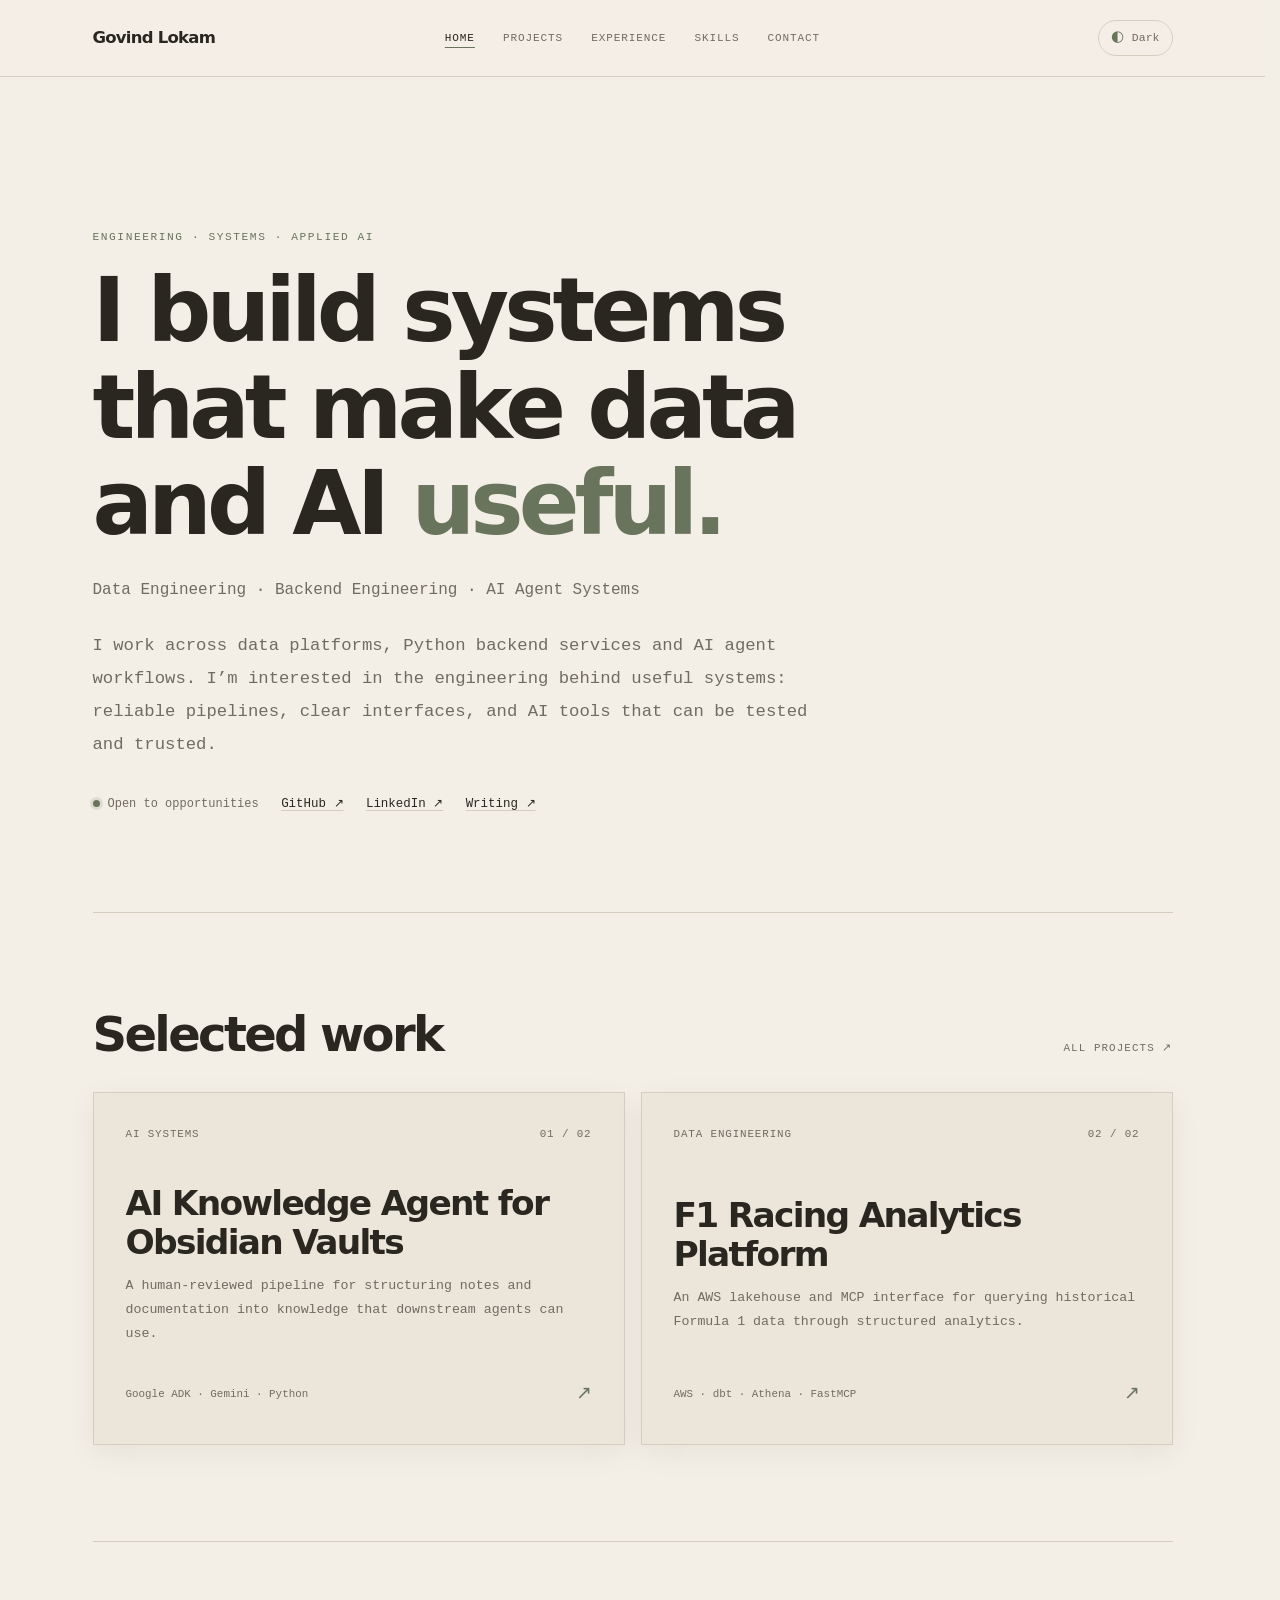
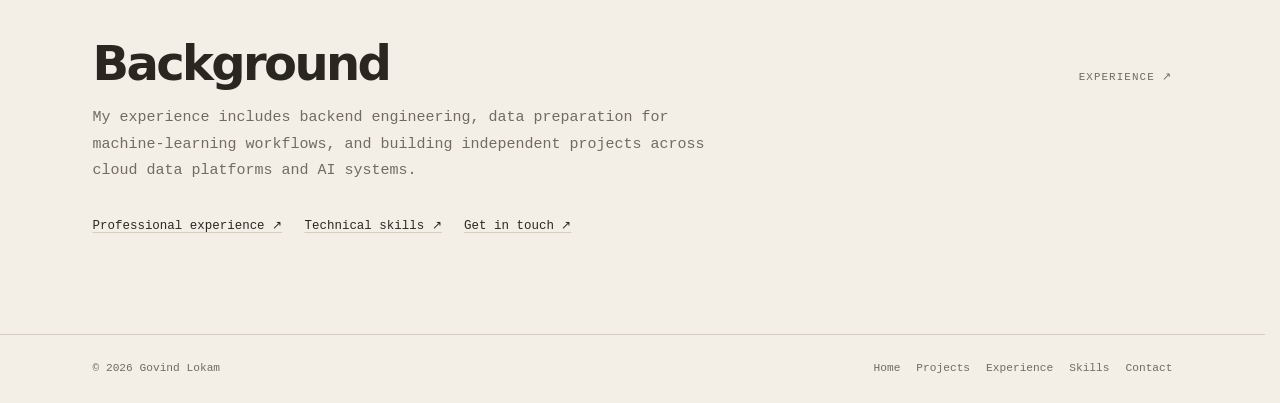
<file: index.html>
<!DOCTYPE html>
<html lang="en" data-theme="dark">
<head>
  <meta charset="UTF-8" />
  <meta name="viewport" content="width=device-width, initial-scale=1.0" />
  <meta name="description" content="Govind Lokam — Data engineering, backend systems and AI agent systems." />
  <meta name="theme-color" content="#1d1b19" />
  <title>Govind Lokam — Engineering Portfolio</title>
  <link rel="stylesheet" href="style.css" />
  <script>
    (function () {
      try {
        var saved = localStorage.getItem('govind_portfolio_theme');
        var systemDark = window.matchMedia && window.matchMedia('(prefers-color-scheme: dark)').matches;
        document.documentElement.setAttribute('data-theme', saved === 'light' || saved === 'dark' ? saved : (systemDark ? 'dark' : 'light'));
      } catch (error) { document.documentElement.setAttribute('data-theme', 'dark'); }
    }());
  </script>
  <script src="script.js" defer></script>
</head>
<body>
<a class="skip-link" href="#main-content">Skip to content</a>
<header class="site-header">
  <div class="container header-inner">
    <a href="index.html" class="brand-name">Govind Lokam</a>
    <nav aria-label="Primary navigation">
      <ul class="nav-links">
        <li><a href="index.html" aria-current="page">Home</a></li>
        <li><a href="projects.html">Projects</a></li>
        <li><a href="experience.html">Experience</a></li>
        <li><a href="skills.html">Skills</a></li>
        <li><a href="contact.html">Contact</a></li>
      </ul>
    </nav>
    <div class="nav-right">
      <button id="theme-toggle" class="theme-btn" type="button" aria-label="Use light theme" aria-pressed="true">
        <span class="toggle-icon" aria-hidden="true">☼</span><span class="toggle-text">Light</span>
      </button>
    </div>
  </div>
</header>

<main id="main-content">
  <div class="container">
    <section class="page-hero" aria-labelledby="intro-title">
      <p class="eyebrow">Engineering · Systems · Applied AI</p>
      <h1 id="intro-title">I build systems that make data and AI <span>useful.</span></h1>
      <p class="hero-role">Data Engineering · Backend Engineering · AI Agent Systems</p>
      <p class="hero-summary">
        I work across data platforms, Python backend services and AI agent workflows. I’m interested in the engineering behind useful systems: reliable pipelines, clear interfaces, and AI tools that can be tested and trusted.
      </p>
      <div class="hero-links" aria-label="Social and contact links">
        <span class="avail-text"><span class="avail-dot" aria-hidden="true"></span>Open to opportunities</span>
        <a href="https://github.com/GovIndLok" target="_blank" rel="noopener noreferrer">GitHub ↗</a>
        <a href="https://www.linkedin.com/in/govind-lokam/" target="_blank" rel="noopener noreferrer">LinkedIn ↗</a>
        <a href="https://govindlokam.substack.com/" target="_blank" rel="noopener noreferrer">Writing ↗</a>
      </div>
    </section>

    <section class="section" aria-labelledby="work-title">
      <div class="section-heading">
        <h2 id="work-title">Selected work</h2>
        <a href="projects.html">All projects ↗</a>
      </div>
      <div class="featured-grid">
        <a class="featured-card" href="projects.html#knowledge-agent">
          <div class="card-meta"><span>AI systems</span><span>01 / 02</span></div>
          <div>
            <h3 class="card-title">AI Knowledge Agent for Obsidian Vaults</h3>
            <p class="card-copy">A human-reviewed pipeline for structuring notes and documentation into knowledge that downstream agents can use.</p>
          </div>
          <div class="card-bottom"><span>Google ADK · Gemini · Python</span><span class="card-arrow" aria-hidden="true">↗</span></div>
        </a>
        <a class="featured-card" href="projects.html#f1-platform">
          <div class="card-meta"><span>Data engineering</span><span>02 / 02</span></div>
          <div>
            <h3 class="card-title">F1 Racing Analytics Platform</h3>
            <p class="card-copy">An AWS lakehouse and MCP interface for querying historical Formula 1 data through structured analytics.</p>
          </div>
          <div class="card-bottom"><span>AWS · dbt · Athena · FastMCP</span><span class="card-arrow" aria-hidden="true">↗</span></div>
        </a>
      </div>
    </section>

    <section class="section" aria-labelledby="background-title">
      <div class="section-heading">
        <h2 id="background-title">Background</h2>
        <a href="experience.html">Experience ↗</a>
      </div>
      <p class="section-intro">My experience includes backend engineering, data preparation for machine-learning workflows, and building independent projects across cloud data platforms and AI systems.</p>
      <div class="hero-links">
        <a href="experience.html">Professional experience ↗</a>
        <a href="skills.html">Technical skills ↗</a>
        <a href="contact.html">Get in touch ↗</a>
      </div>
    </section>
  </div>
</main>

<footer class="site-footer">
  <div class="container footer-inner">
    <p>&copy; <span id="year"></span> Govind Lokam</p>
    <ul class="footer-nav">
      <li><a href="index.html">Home</a></li>
      <li><a href="projects.html">Projects</a></li>
      <li><a href="experience.html">Experience</a></li>
      <li><a href="skills.html">Skills</a></li>
      <li><a href="contact.html">Contact</a></li>
    </ul>
  </div>
</footer>
<script>document.getElementById('year').textContent = new Date().getFullYear();</script>
</body>
</html>
</file>
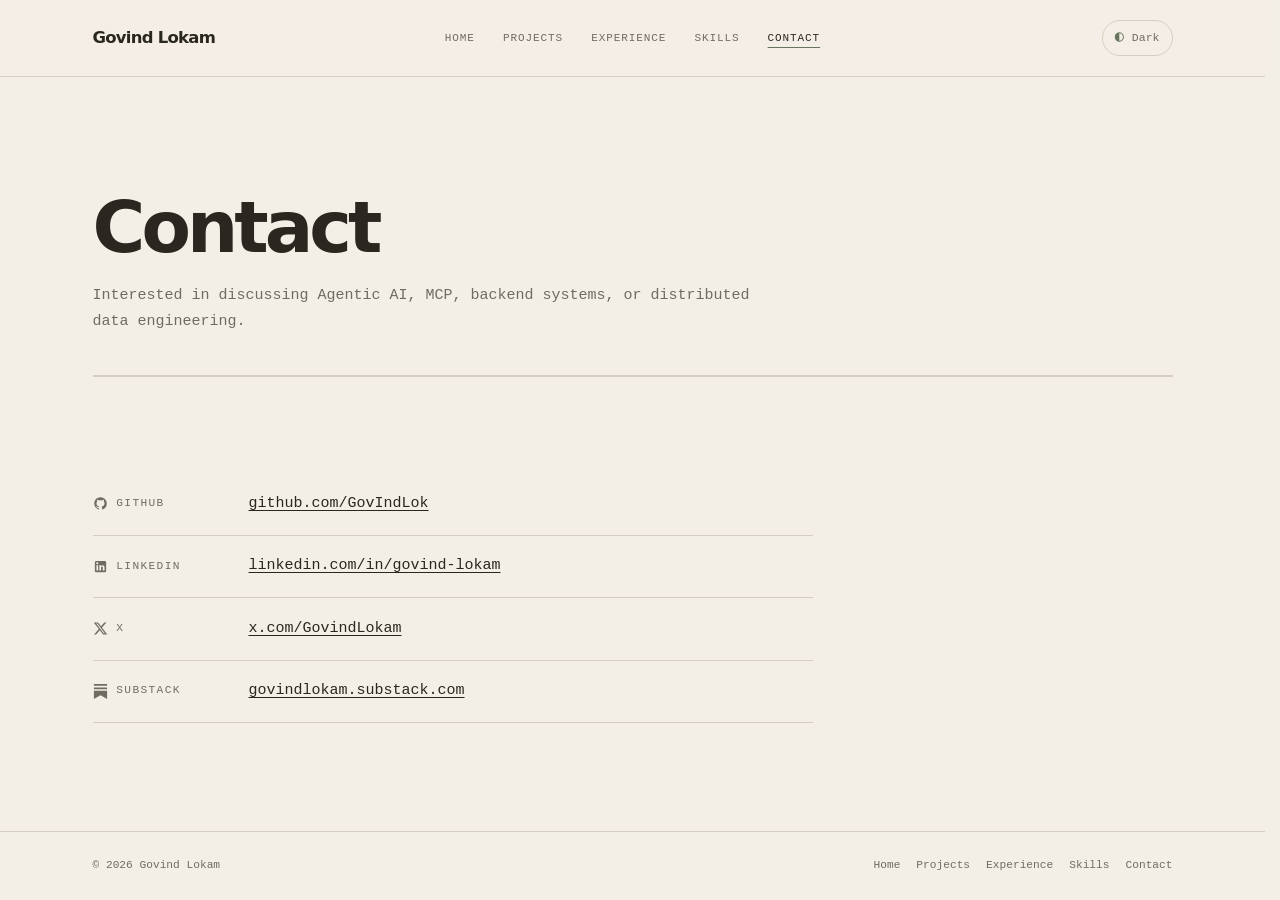
<file: contact.html>
<!DOCTYPE html>
<html lang="en" data-theme="dark">
<head>
  <meta charset="UTF-8" />
  <meta name="viewport" content="width=device-width, initial-scale=1.0" />
  <meta name="description" content="Contact — Govind Lokam" />
  <title>Contact | Govind Lokam</title>
  <link rel="stylesheet" href="style.css" />
  <script>
    (function () {
      try {
        var saved = localStorage.getItem('govind_portfolio_theme');
        var systemDark = window.matchMedia && window.matchMedia('(prefers-color-scheme: dark)').matches;
        document.documentElement.setAttribute('data-theme', saved === 'light' || saved === 'dark' ? saved : (systemDark ? 'dark' : 'light'));
      } catch (error) { document.documentElement.setAttribute('data-theme', 'dark'); }
    }());
  </script>
  <script src="script.js" defer></script>
</head>
<body>
<a class="skip-link" href="#main-content">Skip to content</a>
<header class="site-header">
  <div class="container header-inner">
    <a href="index.html" class="brand-name">Govind Lokam</a>
    <nav aria-label="Primary navigation">
      <ul class="nav-links">
        <li><a href="index.html">Home</a></li>
        <li><a href="projects.html">Projects</a></li>
        <li><a href="experience.html">Experience</a></li>
        <li><a href="skills.html">Skills</a></li>
        <li><a href="contact.html" aria-current="page">Contact</a></li>
      </ul>
    </nav>
    <div class="nav-right">
      <button id="theme-toggle" class="theme-btn" type="button" aria-label="Use light theme" aria-pressed="true">
        <span class="toggle-icon" aria-hidden="true">☼</span><span class="toggle-text">Light</span>
      </button>
    </div>
  </div>
</header>

<main id="main-content">
  <div class="container">

    <div class="page-heading">
      <h1>Contact</h1>
      <p>Interested in discussing Agentic AI, MCP, backend systems, or distributed data engineering.</p>
    </div>

    <section class="section">
      <ul class="contact-list">

        <li>
          <span class="cl-label">
            <svg class="contact-icon" viewBox="0 0 24 24" width="16" height="16" fill="currentColor" aria-hidden="true">
              <path d="M12 2C6.477 2 2 6.484 2 12.017c0 4.425 2.865 8.18 6.839 9.504.5.092.682-.217.682-.483 0-.237-.008-.868-.013-1.703-2.782.605-3.369-1.343-3.369-1.343-.454-1.158-1.11-1.466-1.11-1.466-.908-.62.069-.608.069-.608 1.003.07 1.53 1.032 1.53 1.032.892 1.53 2.341 1.088 2.91.832.092-.647.35-1.088.636-1.338-2.22-.253-4.555-1.113-4.555-4.951 0-1.093.39-1.988 1.029-2.688-.103-.253-.446-1.272.098-2.65 0 0 .84-.27 2.75 1.026A9.564 9.564 0 0112 6.844c.85.004 1.705.115 2.504.337 1.909-1.296 2.747-1.027 2.747-1.027.546 1.379.202 2.398.1 2.651.64.7 1.028 1.595 1.028 2.688 0 3.848-2.339 4.695-4.566 4.943.359.309.678.92.678 1.855 0 1.338-.012 2.419-.012 2.747 0 .268.18.58.688.482A10.019 10.019 0 0022 12.017C22 6.484 17.522 2 12 2z"/>
            </svg>
            GitHub
          </span>
          <a href="https://github.com/GovIndLok" target="_blank" rel="noopener noreferrer">github.com/GovIndLok</a>
        </li>

        <li>
          <span class="cl-label">
            <svg class="contact-icon" viewBox="0 0 24 24" width="16" height="16" fill="currentColor" aria-hidden="true">
              <path d="M19 3a2 2 0 0 1 2 2v14a2 2 0 0 1-2 2H5a2 2 0 0 1-2-2V5a2 2 0 0 1 2-2h14m-.5 15.5v-5.3a3.26 3.26 0 0 0-3.26-3.26c-.85 0-1.84.52-2.28 1.3v-1.11h-2.79v8.37h2.79v-4.93c0-.77.62-1.4 1.39-1.4a1.4 1.4 0 0 1 1.4 1.4v4.93h2.75M6.88 8.56a1.68 1.68 0 0 0 1.68-1.68c0-.93-.75-1.69-1.68-1.69a1.69 1.69 0 0 0-1.69 1.69c0 .93.76 1.68 1.69 1.68m1.39 9.94v-8.37H5.5v8.37h2.77z"/>
            </svg>
            LinkedIn
          </span>
          <a href="https://www.linkedin.com/in/govind-lokam/" target="_blank" rel="noopener noreferrer">linkedin.com/in/govind-lokam</a>
        </li>

        <li>
          <span class="cl-label">
            <svg class="contact-icon" viewBox="0 0 24 24" width="16" height="16" fill="currentColor" aria-hidden="true">
              <path d="M18.244 2.25h3.308l-7.227 8.26 8.502 11.24H16.17l-5.214-6.817L4.99 21.75H1.68l7.73-8.835L1.254 2.25H8.08l4.713 6.231zm-1.161 17.52h1.833L7.084 4.126H5.117z"/>
            </svg>
            X
          </span>
          <a href="https://x.com/GovindLokam" target="_blank" rel="noopener noreferrer">x.com/GovindLokam</a>
        </li>

        <li>
          <span class="cl-label">
            <svg class="contact-icon" viewBox="0 0 24 24" width="16" height="16" fill="currentColor" aria-hidden="true">
              <path d="M22.539 8.242H1.46V5.406h21.08v2.836zM1.46 10.812V24L12 18.11 22.54 24V10.812H1.46zM22.54 0H1.46v2.836h21.08V0z"/>
            </svg>
            Substack
          </span>
          <a href="https://govindlokam.substack.com/" target="_blank" rel="noopener noreferrer">govindlokam.substack.com</a>
        </li>

      </ul>
    </section>

  </div>
</main>

<footer class="site-footer">
  <div class="container footer-inner">
    <p>&copy; <span id="year"></span> Govind Lokam</p>
    <ul class="footer-nav">
      <li><a href="index.html">Home</a></li>
      <li><a href="projects.html">Projects</a></li>
      <li><a href="experience.html">Experience</a></li>
      <li><a href="skills.html">Skills</a></li>
      <li><a href="contact.html">Contact</a></li>
    </ul>
  </div>
</footer>

<script>try{document.getElementById('year').textContent=new Date().getFullYear();}catch(e){}</script>
</body>
</html>
</file>
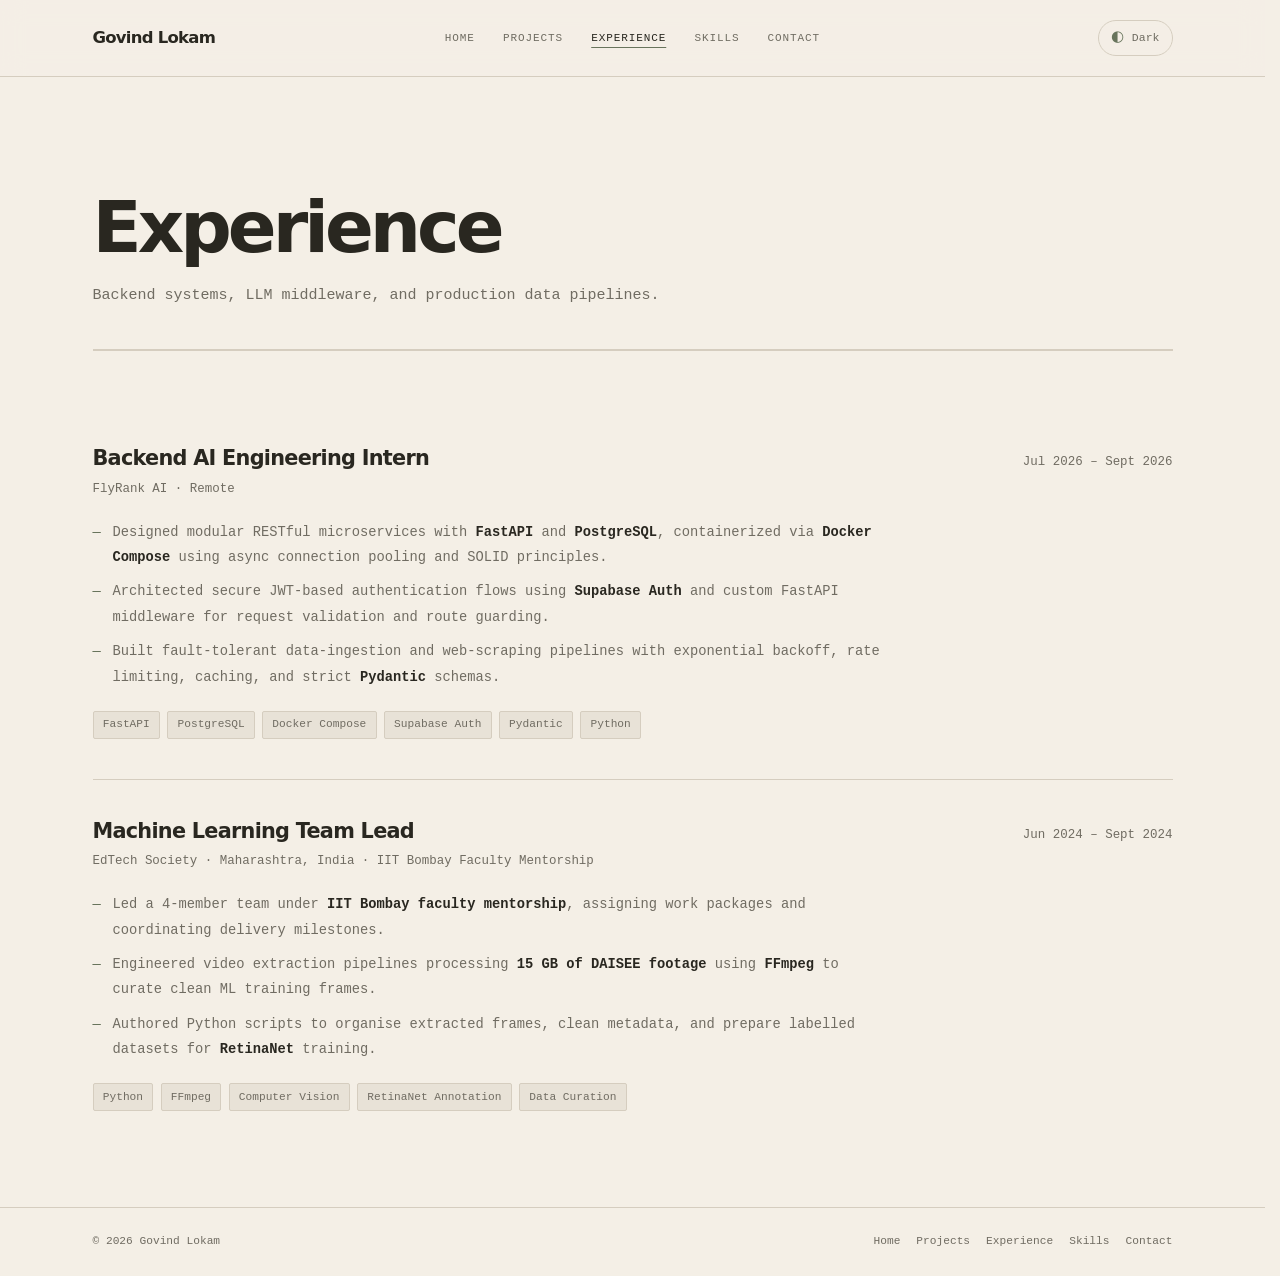
<file: experience.html>
<!DOCTYPE html>
<html lang="en" data-theme="dark">
<head>
  <meta charset="UTF-8" />
  <meta name="viewport" content="width=device-width, initial-scale=1.0" />
  <meta name="description" content="Experience — Govind Lokam" />
  <title>Experience | Govind Lokam</title>
  <link rel="stylesheet" href="style.css" />
  <script>
    (function () {
      try {
        var saved = localStorage.getItem('govind_portfolio_theme');
        var systemDark = window.matchMedia && window.matchMedia('(prefers-color-scheme: dark)').matches;
        document.documentElement.setAttribute('data-theme', saved === 'light' || saved === 'dark' ? saved : (systemDark ? 'dark' : 'light'));
      } catch (error) { document.documentElement.setAttribute('data-theme', 'dark'); }
    }());
  </script>
  <script src="script.js" defer></script>
</head>
<body>
<a class="skip-link" href="#main-content">Skip to content</a>
<header class="site-header">
  <div class="container header-inner">
    <a href="index.html" class="brand-name">Govind Lokam</a>
    <nav aria-label="Primary navigation">
      <ul class="nav-links">
        <li><a href="index.html">Home</a></li>
        <li><a href="projects.html">Projects</a></li>
        <li><a href="experience.html" aria-current="page">Experience</a></li>
        <li><a href="skills.html">Skills</a></li>
        <li><a href="contact.html">Contact</a></li>
      </ul>
    </nav>
    <div class="nav-right">
      <button id="theme-toggle" class="theme-btn" type="button" aria-label="Use light theme" aria-pressed="true">
        <span class="toggle-icon" aria-hidden="true">☼</span><span class="toggle-text">Light</span>
      </button>
    </div>
  </div>
</header>

<main id="main-content">
  <div class="container">

    <div class="page-heading">
      <h1>Experience</h1>
      <p>Backend systems, LLM middleware, and production data pipelines.</p>
    </div>

    <section class="section">

      <!-- Role 1 -->
      <div class="exp-entry">
        <div class="exp-top">
          <h2 class="exp-role">Backend AI Engineering Intern</h2>
          <span class="exp-date">Jul 2026 &ndash; Sept 2026</span>
        </div>
        <p class="exp-place">FlyRank AI &middot; Remote</p>
        <ul class="exp-bullets">
          <li>Designed modular RESTful microservices with <strong>FastAPI</strong> and <strong>PostgreSQL</strong>, containerized via <strong>Docker Compose</strong> using async connection pooling and SOLID principles.</li>
          <li>Architected secure JWT-based authentication flows using <strong>Supabase Auth</strong> and custom FastAPI middleware for request validation and route guarding.</li>
          <li>Built fault-tolerant data-ingestion and web-scraping pipelines with exponential backoff, rate limiting, caching, and strict <strong>Pydantic</strong> schemas.</li>
        </ul>
        <ul class="tag-row" aria-label="Technologies used">
          <li>FastAPI</li>
          <li>PostgreSQL</li>
          <li>Docker Compose</li>
          <li>Supabase Auth</li>
          <li>Pydantic</li>
          <li>Python</li>
        </ul>
      </div>

      <hr />

      <!-- Role 2 -->
      <div class="exp-entry">
        <div class="exp-top">
          <h2 class="exp-role">Machine Learning Team Lead</h2>
          <span class="exp-date">Jun 2024 &ndash; Sept 2024</span>
        </div>
        <p class="exp-place">EdTech Society &middot; Maharashtra, India &middot; IIT Bombay Faculty Mentorship</p>
        <ul class="exp-bullets">
          <li>Led a 4-member team under <strong>IIT Bombay faculty mentorship</strong>, assigning work packages and coordinating delivery milestones.</li>
          <li>Engineered video extraction pipelines processing <strong>15 GB of DAISEE footage</strong> using <strong>FFmpeg</strong> to curate clean ML training frames.</li>
          <li>Authored Python scripts to organise extracted frames, clean metadata, and prepare labelled datasets for <strong>RetinaNet</strong> training.</li>
        </ul>
        <ul class="tag-row" aria-label="Technologies used">
          <li>Python</li>
          <li>FFmpeg</li>
          <li>Computer Vision</li>
          <li>RetinaNet Annotation</li>
          <li>Data Curation</li>
        </ul>
      </div>

    </section>

  </div>
</main>

<footer class="site-footer">
  <div class="container footer-inner">
    <p>&copy; <span id="year"></span> Govind Lokam</p>
    <ul class="footer-nav">
      <li><a href="index.html">Home</a></li>
      <li><a href="projects.html">Projects</a></li>
      <li><a href="experience.html">Experience</a></li>
      <li><a href="skills.html">Skills</a></li>
      <li><a href="contact.html">Contact</a></li>
    </ul>
  </div>
</footer>

<script>try{document.getElementById('year').textContent=new Date().getFullYear();}catch(e){}</script>
</body>
</html>
</file>
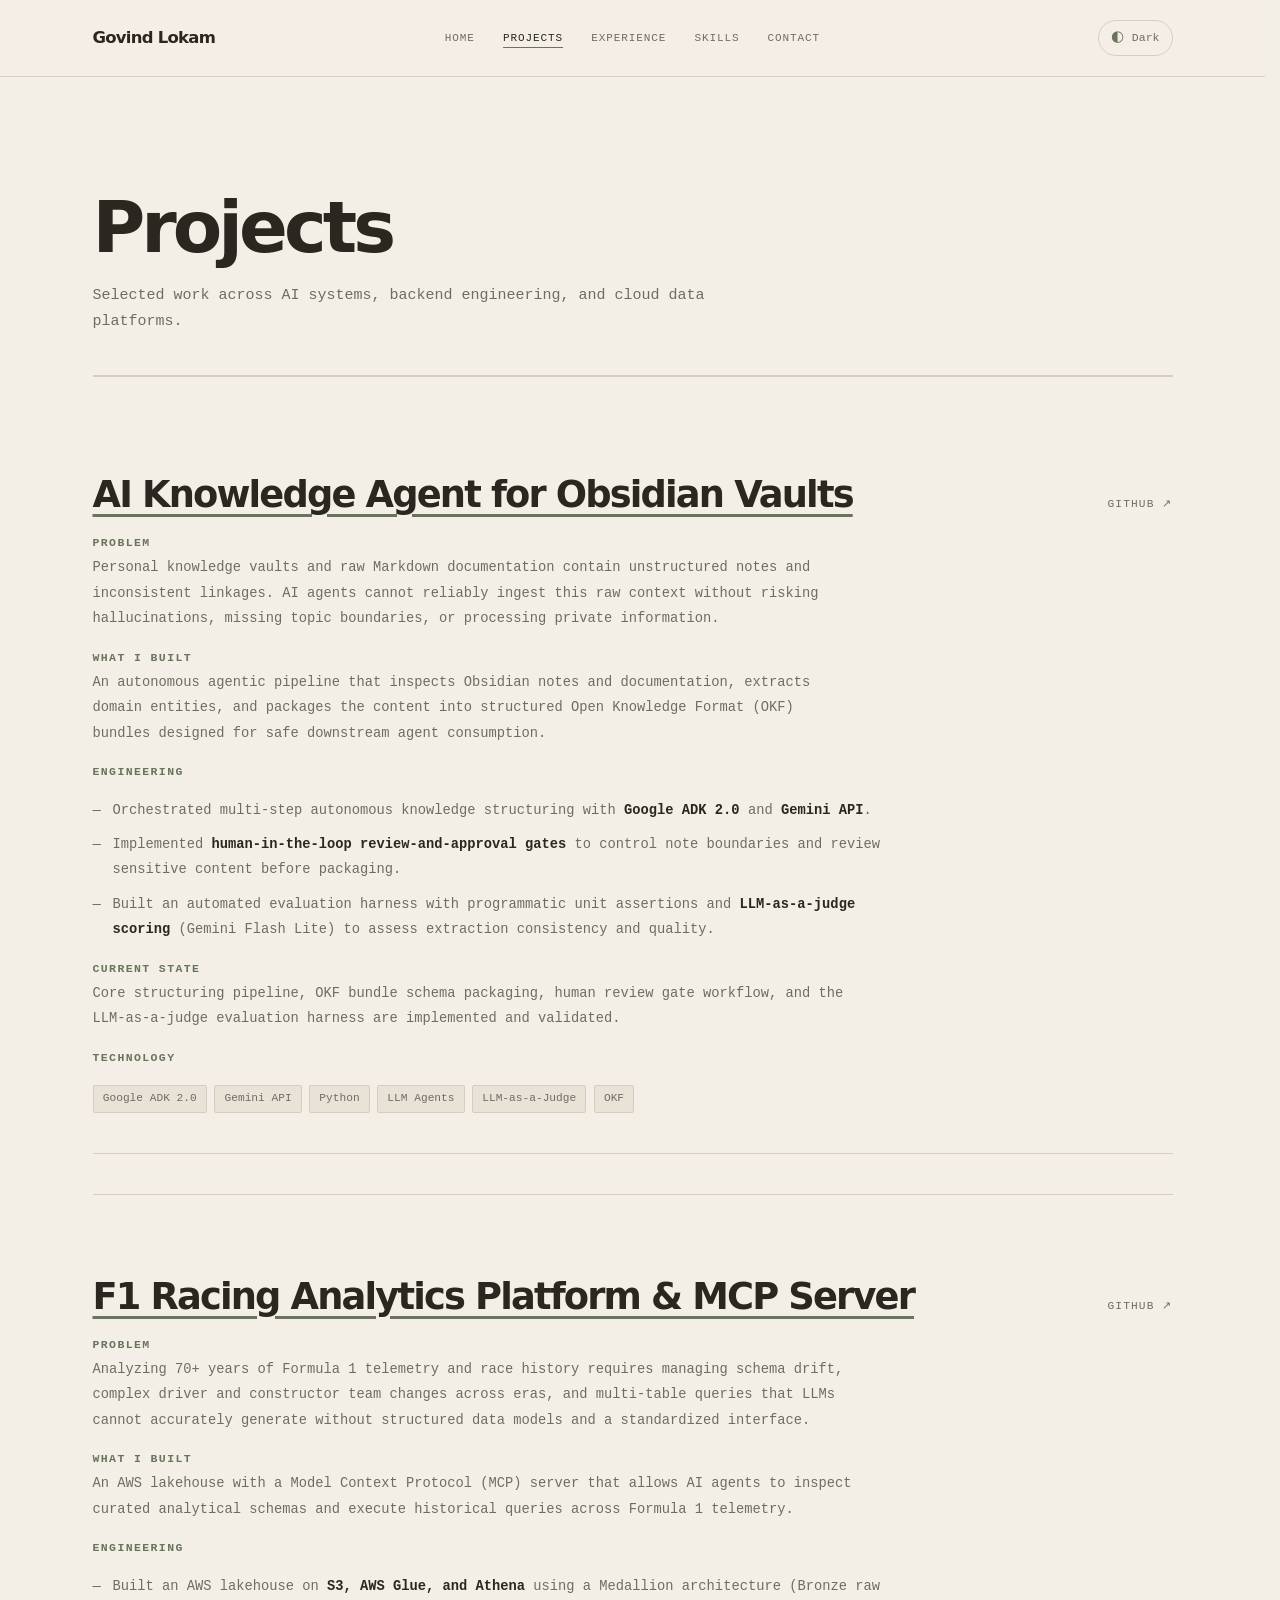
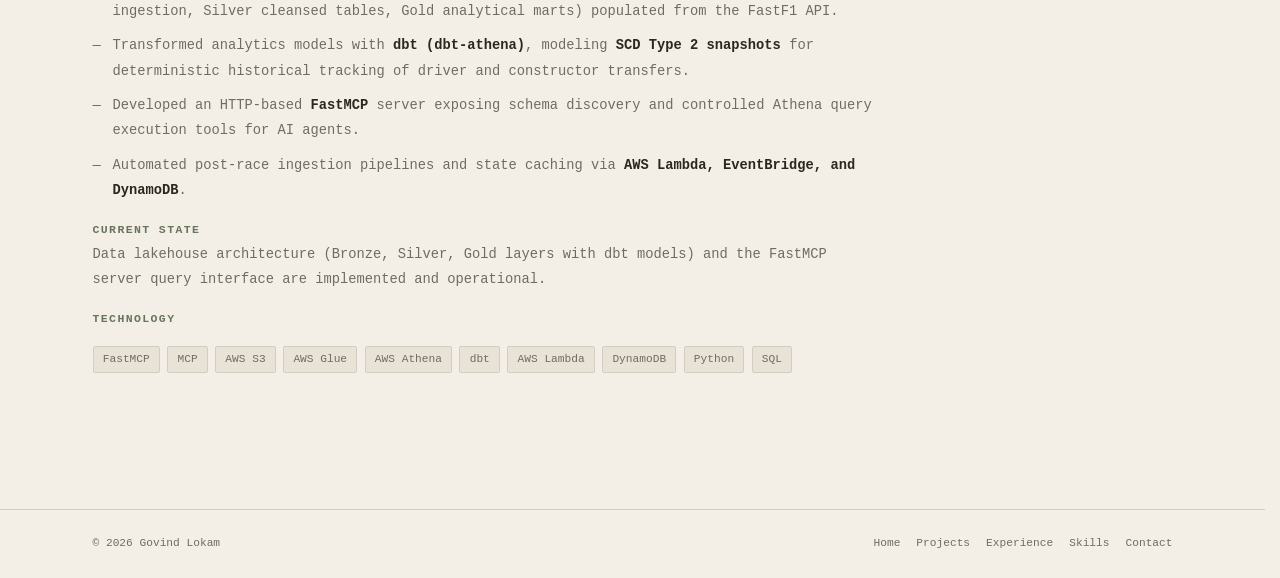
<file: projects.html>
<!DOCTYPE html>
<html lang="en" data-theme="dark">
<head>
  <meta charset="UTF-8" />
  <meta name="viewport" content="width=device-width, initial-scale=1.0" />
  <meta name="description" content="Projects — Govind Lokam" />
  <title>Projects | Govind Lokam</title>
  <link rel="stylesheet" href="style.css" />
  <script>
    (function () {
      try {
        var saved = localStorage.getItem('govind_portfolio_theme');
        var systemDark = window.matchMedia && window.matchMedia('(prefers-color-scheme: dark)').matches;
        document.documentElement.setAttribute('data-theme', saved === 'light' || saved === 'dark' ? saved : (systemDark ? 'dark' : 'light'));
      } catch (error) { document.documentElement.setAttribute('data-theme', 'dark'); }
    }());
  </script>
  <script src="script.js" defer></script>
</head>
<body>
<a class="skip-link" href="#main-content">Skip to content</a>
<header class="site-header">
  <div class="container header-inner">
    <a href="index.html" class="brand-name">Govind Lokam</a>
    <nav aria-label="Primary navigation">
      <ul class="nav-links">
        <li><a href="index.html">Home</a></li>
        <li><a href="projects.html" aria-current="page">Projects</a></li>
        <li><a href="experience.html">Experience</a></li>
        <li><a href="skills.html">Skills</a></li>
        <li><a href="contact.html">Contact</a></li>
      </ul>
    </nav>
    <div class="nav-right">
      <button id="theme-toggle" class="theme-btn" type="button" aria-label="Use light theme" aria-pressed="true">
        <span class="toggle-icon" aria-hidden="true">☼</span><span class="toggle-text">Light</span>
      </button>
    </div>
  </div>
</header>

<main id="main-content">
  <div class="container">

    <div class="page-heading">
      <h1>Projects</h1>
      <p>Selected work across AI systems, backend engineering, and cloud data platforms.</p>
    </div>

    <section class="section">

      <article class="project-entry" id="knowledge-agent">
        <div class="project-top">
          <h2 class="project-name">
            <a href="https://github.com/GovIndLok/obsidian-knowledge-agent" target="_blank" rel="noopener noreferrer">
              AI Knowledge Agent for Obsidian Vaults
            </a>
          </h2>
          <a href="https://github.com/GovIndLok/obsidian-knowledge-agent" target="_blank" rel="noopener noreferrer" class="project-gh">GitHub &nearr;</a>
        </div>

        <div class="project-section">
          <h3 class="project-subheading">Problem</h3>
          <p class="project-text">
            Personal knowledge vaults and raw Markdown documentation contain unstructured notes and inconsistent linkages. AI agents cannot reliably ingest this raw context without risking hallucinations, missing topic boundaries, or processing private information.
          </p>
        </div>

        <div class="project-section">
          <h3 class="project-subheading">What I built</h3>
          <p class="project-text">
            An autonomous agentic pipeline that inspects Obsidian notes and documentation, extracts domain entities, and packages the content into structured Open Knowledge Format (OKF) bundles designed for safe downstream agent consumption.
          </p>
        </div>

        <div class="project-section">
          <h3 class="project-subheading">Engineering</h3>
          <ul class="project-points">
            <li>Orchestrated multi-step autonomous knowledge structuring with <strong>Google ADK 2.0</strong> and <strong>Gemini API</strong>.</li>
            <li>Implemented <strong>human-in-the-loop review-and-approval gates</strong> to control note boundaries and review sensitive content before packaging.</li>
            <li>Built an automated evaluation harness with programmatic unit assertions and <strong>LLM-as-a-judge scoring</strong> (Gemini Flash Lite) to assess extraction consistency and quality.</li>
          </ul>
        </div>

        <div class="project-section">
          <h3 class="project-subheading">Current state</h3>
          <p class="project-text">
            Core structuring pipeline, OKF bundle schema packaging, human review gate workflow, and the LLM-as-a-judge evaluation harness are implemented and validated.
          </p>
        </div>

        <div class="project-section">
          <h3 class="project-subheading">Technology</h3>
          <ul class="tag-row" aria-label="Technologies">
            <li>Google ADK 2.0</li>
            <li>Gemini API</li>
            <li>Python</li>
            <li>LLM Agents</li>
            <li>LLM-as-a-Judge</li>
            <li>OKF</li>
          </ul>
        </div>
      </article>

      <hr />

      <article class="project-entry" id="f1-platform">
        <div class="project-top">
          <h2 class="project-name">
            <a href="https://github.com/GovIndLok/f1-dbt-analytics" target="_blank" rel="noopener noreferrer">
              F1 Racing Analytics Platform &amp; MCP Server
            </a>
          </h2>
          <a href="https://github.com/GovIndLok/f1-dbt-analytics" target="_blank" rel="noopener noreferrer" class="project-gh">GitHub &nearr;</a>
        </div>

        <div class="project-section">
          <h3 class="project-subheading">Problem</h3>
          <p class="project-text">
            Analyzing 70+ years of Formula 1 telemetry and race history requires managing schema drift, complex driver and constructor team changes across eras, and multi-table queries that LLMs cannot accurately generate without structured data models and a standardized interface.
          </p>
        </div>

        <div class="project-section">
          <h3 class="project-subheading">What I built</h3>
          <p class="project-text">
            An AWS lakehouse with a Model Context Protocol (MCP) server that allows AI agents to inspect curated analytical schemas and execute historical queries across Formula 1 telemetry.
          </p>
        </div>

        <div class="project-section">
          <h3 class="project-subheading">Engineering</h3>
          <ul class="project-points">
            <li>Built an AWS lakehouse on <strong>S3, AWS Glue, and Athena</strong> using a Medallion architecture (Bronze raw ingestion, Silver cleansed tables, Gold analytical marts) populated from the FastF1 API.</li>
            <li>Transformed analytics models with <strong>dbt (dbt-athena)</strong>, modeling <strong>SCD Type 2 snapshots</strong> for deterministic historical tracking of driver and constructor transfers.</li>
            <li>Developed an HTTP-based <strong>FastMCP</strong> server exposing schema discovery and controlled Athena query execution tools for AI agents.</li>
            <li>Automated post-race ingestion pipelines and state caching via <strong>AWS Lambda, EventBridge, and DynamoDB</strong>.</li>
          </ul>
        </div>

        <div class="project-section">
          <h3 class="project-subheading">Current state</h3>
          <p class="project-text">
            Data lakehouse architecture (Bronze, Silver, Gold layers with dbt models) and the FastMCP server query interface are implemented and operational.
          </p>
        </div>

        <div class="project-section">
          <h3 class="project-subheading">Technology</h3>
          <ul class="tag-row" aria-label="Technologies">
            <li>FastMCP</li>
            <li>MCP</li>
            <li>AWS S3</li>
            <li>AWS Glue</li>
            <li>AWS Athena</li>
            <li>dbt</li>
            <li>AWS Lambda</li>
            <li>DynamoDB</li>
            <li>Python</li>
            <li>SQL</li>
          </ul>
        </div>
      </article>

    </section>

  </div>
</main>

<footer class="site-footer">
  <div class="container footer-inner">
    <p>&copy; <span id="year"></span> Govind Lokam</p>
    <ul class="footer-nav">
      <li><a href="index.html">Home</a></li>
      <li><a href="projects.html">Projects</a></li>
      <li><a href="experience.html">Experience</a></li>
      <li><a href="skills.html">Skills</a></li>
      <li><a href="contact.html">Contact</a></li>
    </ul>
  </div>
</footer>

<script>try{document.getElementById('year').textContent=new Date().getFullYear();}catch(e){}</script>
</body>
</html>
</file>
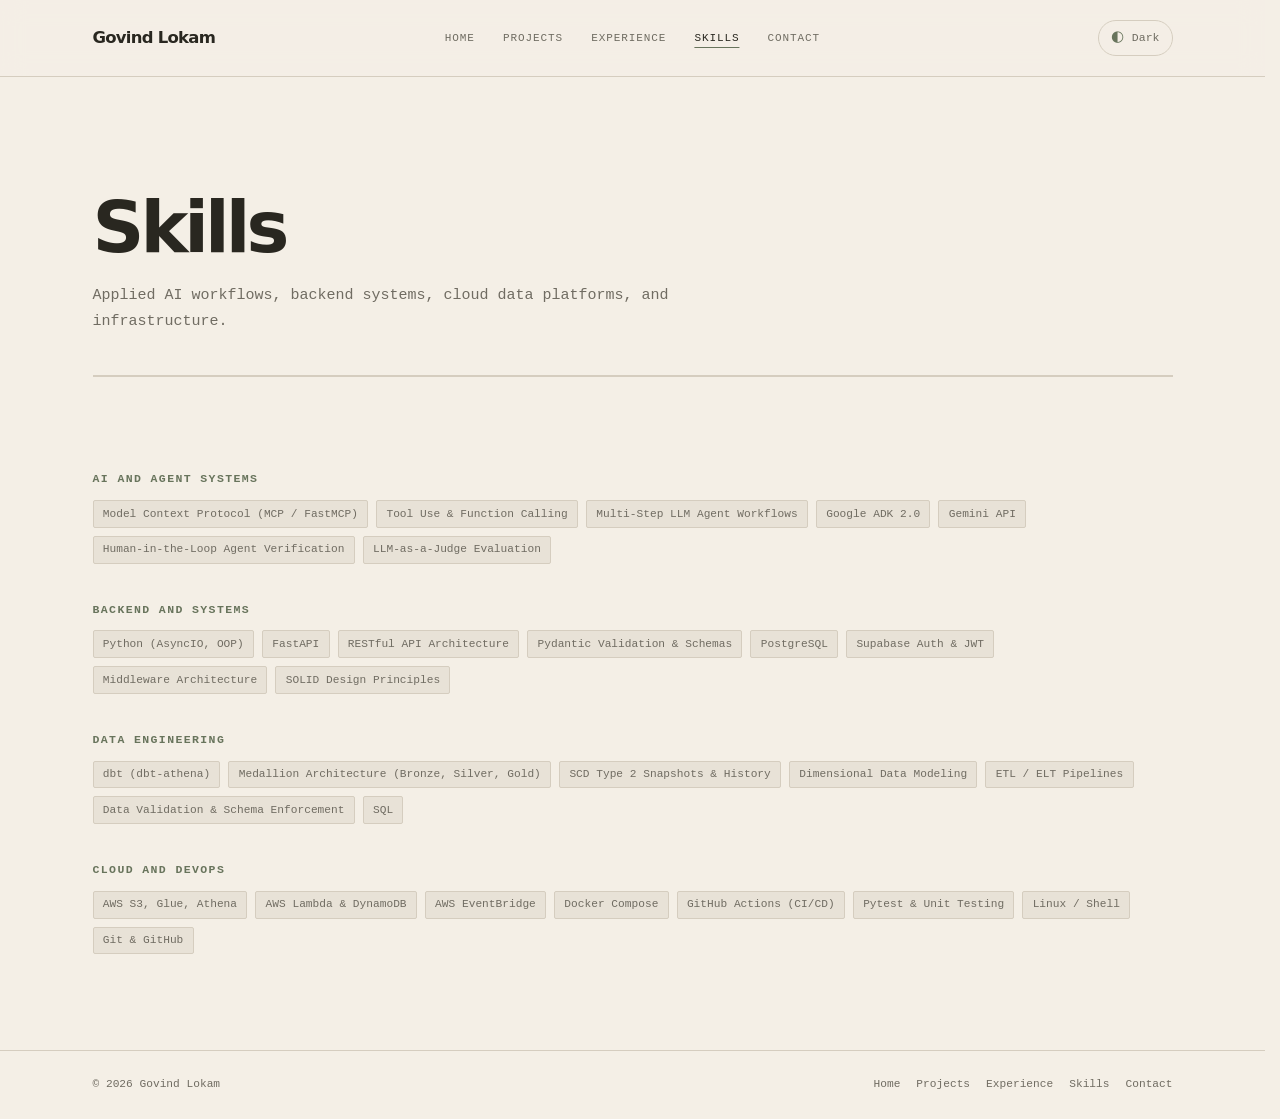
<file: skills.html>
<!DOCTYPE html>
<html lang="en" data-theme="dark">
<head>
  <meta charset="UTF-8" />
  <meta name="viewport" content="width=device-width, initial-scale=1.0" />
  <meta name="description" content="Skills — Govind Lokam" />
  <title>Skills | Govind Lokam</title>
  <link rel="stylesheet" href="style.css" />
  <script>
    (function () {
      try {
        var saved = localStorage.getItem('govind_portfolio_theme');
        var systemDark = window.matchMedia && window.matchMedia('(prefers-color-scheme: dark)').matches;
        document.documentElement.setAttribute('data-theme', saved === 'light' || saved === 'dark' ? saved : (systemDark ? 'dark' : 'light'));
      } catch (error) { document.documentElement.setAttribute('data-theme', 'dark'); }
    }());
  </script>
  <script src="script.js" defer></script>
</head>
<body>
<a class="skip-link" href="#main-content">Skip to content</a>
<header class="site-header">
  <div class="container header-inner">
    <a href="index.html" class="brand-name">Govind Lokam</a>
    <nav aria-label="Primary navigation">
      <ul class="nav-links">
        <li><a href="index.html">Home</a></li>
        <li><a href="projects.html">Projects</a></li>
        <li><a href="experience.html">Experience</a></li>
        <li><a href="skills.html" aria-current="page">Skills</a></li>
        <li><a href="contact.html">Contact</a></li>
      </ul>
    </nav>
    <div class="nav-right">
      <button id="theme-toggle" class="theme-btn" type="button" aria-label="Use light theme" aria-pressed="true">
        <span class="toggle-icon" aria-hidden="true">☼</span><span class="toggle-text">Light</span>
      </button>
    </div>
  </div>
</header>

<main id="main-content">
  <div class="container">

    <div class="page-heading">
      <h1>Skills</h1>
      <p>Applied AI workflows, backend systems, cloud data platforms, and infrastructure.</p>
    </div>

    <section class="section">

      <div class="skills-group">
        <h2 class="skills-group-label">AI and Agent Systems</h2>
        <ul>
          <li>Model Context Protocol (MCP / FastMCP)</li>
          <li>Tool Use &amp; Function Calling</li>
          <li>Multi-Step LLM Agent Workflows</li>
          <li>Google ADK 2.0</li>
          <li>Gemini API</li>
          <li>Human-in-the-Loop Agent Verification</li>
          <li>LLM-as-a-Judge Evaluation</li>
        </ul>
      </div>

      <div class="skills-group">
        <h2 class="skills-group-label">Backend and Systems</h2>
        <ul>
          <li>Python (AsyncIO, OOP)</li>
          <li>FastAPI</li>
          <li>RESTful API Architecture</li>
          <li>Pydantic Validation &amp; Schemas</li>
          <li>PostgreSQL</li>
          <li>Supabase Auth &amp; JWT</li>
          <li>Middleware Architecture</li>
          <li>SOLID Design Principles</li>
        </ul>
      </div>

      <div class="skills-group">
        <h2 class="skills-group-label">Data Engineering</h2>
        <ul>
          <li>dbt (dbt-athena)</li>
          <li>Medallion Architecture (Bronze, Silver, Gold)</li>
          <li>SCD Type 2 Snapshots &amp; History</li>
          <li>Dimensional Data Modeling</li>
          <li>ETL / ELT Pipelines</li>
          <li>Data Validation &amp; Schema Enforcement</li>
          <li>SQL</li>
        </ul>
      </div>

      <div class="skills-group">
        <h2 class="skills-group-label">Cloud and DevOps</h2>
        <ul>
          <li>AWS S3, Glue, Athena</li>
          <li>AWS Lambda &amp; DynamoDB</li>
          <li>AWS EventBridge</li>
          <li>Docker Compose</li>
          <li>GitHub Actions (CI/CD)</li>
          <li>Pytest &amp; Unit Testing</li>
          <li>Linux / Shell</li>
          <li>Git &amp; GitHub</li>
        </ul>
      </div>

    </section>

  </div>
</main>

<footer class="site-footer">
  <div class="container footer-inner">
    <p>&copy; <span id="year"></span> Govind Lokam</p>
    <ul class="footer-nav">
      <li><a href="index.html">Home</a></li>
      <li><a href="projects.html">Projects</a></li>
      <li><a href="experience.html">Experience</a></li>
      <li><a href="skills.html">Skills</a></li>
      <li><a href="contact.html">Contact</a></li>
    </ul>
  </div>
</footer>

<script>try{document.getElementById('year').textContent=new Date().getFullYear();}catch(e){}</script>
</body>
</html>
</file>
<file: style.css>
/* Govind Lokam — editorial engineering portfolio
   Static-first: HTML + CSS + small vanilla JavaScript. */

:root {
  color-scheme: light;
  --bg: #f4efe6;
  --surface: #ebe5da;
  --surface-strong: #e2dbce;
  --text: #292720;
  --muted: #706c62;
  --rule: #d5cdbf;
  --accent: #68745c;
  --accent-strong: #4f5d45;
  --tag-bg: #e8e2d7;
  --header-bg: rgba(244, 239, 230, .94);
  --shadow: rgba(37, 32, 24, .06);
  --mono: "SFMono-Regular", Consolas, "Liberation Mono", monospace;
  --sans: Inter, ui-sans-serif, system-ui, -apple-system, BlinkMacSystemFont, "Segoe UI", sans-serif;
  --serif: Georgia, "Times New Roman", serif;
}

[data-theme="dark"] {
  color-scheme: dark;
  --bg: #1d1b19;
  --surface: #24221f;
  --surface-strong: #2b2925;
  --text: #f0ede6;
  --muted: #aaa49a;
  --rule: #3a3731;
  --accent: #a8b296;
  --accent-strong: #c0c9ad;
  --tag-bg: #2a2824;
  --header-bg: rgba(29, 27, 25, .94);
  --shadow: rgba(0, 0, 0, .18);
}

*, *::before, *::after { box-sizing: border-box; }
html { scroll-behavior: smooth; scroll-padding-top: 6rem; scrollbar-gutter: stable; }
body {
  margin: 0;
  min-height: 100vh;
  display: flex;
  flex-direction: column;
  background: var(--bg);
  color: var(--text);
  font-family: var(--mono);
  font-size: 15px;
  line-height: 1.75;
  -webkit-font-smoothing: antialiased;
  transition: background-color .28s ease, color .28s ease;
}
main { flex: 1; }
img { max-width: 100%; display: block; }
a { color: inherit; text-decoration-thickness: 1px; text-underline-offset: .22em; transition: color .18s ease, text-decoration-color .18s ease, opacity .18s ease; }
a:hover { color: var(--accent-strong); }
a:focus-visible, button:focus-visible { outline: 2px solid var(--accent); outline-offset: 4px; }
button { font: inherit; }
::selection { background: var(--accent); color: var(--bg); }

.container { width: min(100% - 3rem, 1080px); margin-inline: auto; }
.skip-link { position: absolute; left: 1rem; top: -5rem; z-index: 100; padding: .6rem 1rem; background: var(--text); color: var(--bg); }
.skip-link:focus { top: 1rem; }

.site-header {
  position: sticky; top: 0; z-index: 20;
  background: var(--header-bg);
  border-bottom: 1px solid var(--rule);
  backdrop-filter: blur(12px);
  -webkit-backdrop-filter: blur(12px);
  transition: background-color .28s ease, border-color .28s ease;
}
.header-inner {
  min-height: 76px;
  display: grid;
  grid-template-columns: minmax(0, 1fr) auto minmax(0, 1fr);
  align-items: center;
  gap: 1rem;
}
.brand-name {
  justify-self: start;
  color: var(--text);
  text-decoration: none;
  font-family: var(--sans);
  font-size: 1.03rem;
  font-weight: 760;
  letter-spacing: -.045em;
  white-space: nowrap;
}
.header-inner nav {
  justify-self: center;
}
.nav-links { display: flex; align-items: center; flex-wrap: wrap; gap: clamp(.75rem, 2.2vw, 1.8rem); list-style: none; margin: 0; padding: 0; }
.nav-links a { color: var(--muted); text-decoration: none; text-transform: uppercase; letter-spacing: .08em; font-size: .69rem; white-space: nowrap; }
.nav-links a:hover, .nav-links a[aria-current="page"] { color: var(--text); }
.nav-links a[aria-current="page"] { text-decoration: underline; text-decoration-color: var(--accent); text-underline-offset: .55em; }
.nav-right {
  justify-self: end;
  display: flex;
  align-items: center;
}
.theme-btn { display: inline-flex; align-items: center; gap: .5rem; border: 1px solid var(--rule); border-radius: 999px; background: transparent; color: var(--muted); padding: .42rem .75rem; cursor: pointer; font-size: .72rem; transition: border-color .2s ease, background-color .2s ease, color .2s ease, transform .2s ease; }
.theme-btn:hover { border-color: var(--accent); color: var(--text); background: var(--surface); }
.theme-btn:active { transform: scale(.97); }
.toggle-icon { color: var(--accent); font-size: .95rem; line-height: 1; }

.page-hero { padding: clamp(5rem, 13vw, 9.5rem) 0 clamp(4rem, 8vw, 6rem); max-width: 900px; }
.eyebrow, .section-label, .meta-label { margin: 0 0 1rem; color: var(--accent); text-transform: uppercase; letter-spacing: .14em; font-size: .7rem; line-height: 1.5; }
h1, h2, h3, .display-title { font-family: var(--sans); letter-spacing: -.055em; line-height: 1.08; }
.page-hero h1 { max-width: 850px; margin: 0; font-size: clamp(2.65rem, 7vw, 5.8rem); font-weight: 760; }
.page-hero h1 span { color: var(--accent); }
.hero-role { margin: 1.5rem 0 0; color: var(--muted); font-size: clamp(.85rem, 1.6vw, 1rem); line-height: 1.8; }
.hero-summary { max-width: 720px; margin: 1.6rem 0 0; color: var(--muted); font-size: clamp(.92rem, 1.7vw, 1.08rem); line-height: 1.9; }
.hero-links { display: flex; align-items: center; flex-wrap: wrap; gap: .65rem 1.4rem; margin-top: 2rem; font-size: .78rem; }
.hero-links a { color: var(--text); text-decoration-color: var(--rule); }
.avail-text { color: var(--muted); font-size: .75rem; }
.avail-dot { display: inline-block; width: 7px; height: 7px; margin-right: .5rem; border-radius: 50%; background: var(--accent); box-shadow: 0 0 0 3px color-mix(in srgb, var(--accent) 16%, transparent); }

.section { padding: clamp(3.5rem, 8vw, 6rem) 0; border-top: 1px solid var(--rule); }
.section-heading { display: flex; align-items: baseline; justify-content: space-between; gap: 1rem; margin-bottom: 2rem; }
.section-heading h2 { margin: 0; font-size: clamp(1.8rem, 4vw, 3rem); font-weight: 720; }
.section-heading a { color: var(--muted); text-transform: uppercase; font-size: .68rem; letter-spacing: .1em; text-decoration: none; white-space: nowrap; }
.section-heading a:hover { color: var(--accent); }
.section-intro { max-width: 650px; margin: -1rem 0 2rem; color: var(--muted); }

.featured-grid { display: grid; grid-template-columns: repeat(2, minmax(0, 1fr)); gap: 1rem; }
.featured-card { min-height: 285px; display: flex; flex-direction: column; justify-content: space-between; padding: clamp(1.25rem, 3vw, 2rem); border: 1px solid var(--rule); background: var(--surface); text-decoration: none; box-shadow: 0 8px 28px var(--shadow); transition: transform .22s ease, border-color .22s ease, background-color .28s ease, box-shadow .22s ease; }
.featured-card:hover { transform: translateY(-4px); border-color: var(--accent); color: var(--text); box-shadow: 0 14px 34px var(--shadow); }
.card-meta { display: flex; justify-content: space-between; gap: 1rem; color: var(--muted); font-size: .68rem; letter-spacing: .08em; text-transform: uppercase; }
.card-title { margin: 2.5rem 0 .8rem; font-family: var(--sans); font-size: clamp(1.45rem, 3vw, 2.15rem); line-height: 1.12; letter-spacing: -.05em; font-weight: 730; }
.card-copy { max-width: 490px; margin: 0; color: var(--muted); font-size: .83rem; line-height: 1.8; }
.card-bottom { display: flex; justify-content: space-between; align-items: center; gap: 1rem; margin-top: 2rem; color: var(--muted); font-size: .68rem; }
.card-arrow { color: var(--accent); font-size: 1.2rem; transition: transform .2s ease; }
.featured-card:hover .card-arrow { transform: translate(3px, -3px); }

.project-entry { padding: 2.5rem 0; border-bottom: 1px solid var(--rule); }
.project-entry:first-child { padding-top: 0; }
.project-entry:last-child { border-bottom: 0; }
.project-top { display: flex; justify-content: space-between; align-items: baseline; flex-wrap: wrap; gap: .6rem 1.5rem; }
.project-name { margin: 0; font-family: var(--sans); font-size: clamp(1.5rem, 3.4vw, 2.3rem); font-weight: 730; letter-spacing: -.05em; line-height: 1.2; }
.project-name a { color: var(--text); text-decoration-color: var(--accent); text-decoration-thickness: 3px; text-underline-offset: .2em; }
.project-gh { color: var(--muted); font-size: .7rem; text-transform: uppercase; letter-spacing: .1em; text-decoration: none; }
.project-desc { max-width: 760px; margin: 1rem 0 1.2rem; color: var(--muted); }
.project-points, .exp-bullets { max-width: 800px; display: flex; flex-direction: column; gap: .55rem; list-style: none; margin: 1.2rem 0; padding: 0; }
.project-points li, .exp-bullets li { position: relative; padding-left: 1.25rem; color: var(--muted); font-size: .86rem; line-height: 1.85; }
.project-points li::before, .exp-bullets li::before { content: "—"; position: absolute; left: 0; color: var(--accent); }
.project-points strong, .exp-bullets strong { color: var(--text); }
.project-section { margin-top: 1.25rem; }
.project-subheading {
  margin: 0 0 .35rem;
  color: var(--accent);
  font-family: var(--mono);
  font-size: .72rem;
  font-weight: 600;
  letter-spacing: .12em;
  text-transform: uppercase;
}
.project-text {
  max-width: 760px;
  margin: 0;
  color: var(--muted);
  font-size: .86rem;
  line-height: 1.85;
}
.project-media {
  margin: 1.5rem 0;
  max-width: 760px;
}
.project-media img {
  width: 100%;
  height: auto;
  border: 1px solid var(--rule);
  border-radius: 2px;
}
.project-media figcaption {
  margin-top: .5rem;
  font-size: .72rem;
  color: var(--muted);
}
.tag-row { display: flex; flex-wrap: wrap; gap: .45rem; list-style: none; margin: 1.3rem 0 0; padding: 0; }
.tag-row li, .skills-group ul li { padding: .28rem .58rem; border: 1px solid var(--rule); border-radius: 2px; background: var(--tag-bg); color: var(--muted); font-size: .7rem; line-height: 1.5; }

.page-heading { padding: clamp(4rem, 9vw, 7rem) 0 2.5rem; border-bottom: 1px solid var(--rule); }
.page-heading h1 { margin: 0; font-size: clamp(2.5rem, 6vw, 4.5rem); font-weight: 750; }
.page-heading p { max-width: 680px; margin: 1rem 0 0; color: var(--muted); }
.exp-entry { margin-bottom: 2.5rem; }
.exp-entry:last-child { margin-bottom: 0; }
.exp-top { display: flex; align-items: baseline; justify-content: space-between; flex-wrap: wrap; gap: .5rem 1.5rem; }
.exp-role { margin: 0; font-family: var(--sans); font-size: 1.3rem; font-weight: 700; letter-spacing: -.035em; }
.exp-date, .exp-place { color: var(--muted); font-size: .78rem; }
.exp-place { margin: .3rem 0 .8rem; }
hr { border: 0; border-top: 1px solid var(--rule); margin: 2.5rem 0; }

.skills-group { margin-bottom: 2.5rem; }
.skills-group:last-child { margin-bottom: 0; }
.skills-group-label { margin: 0 0 .9rem; color: var(--accent); font-family: var(--mono); font-size: .72rem; font-weight: 600; letter-spacing: .12em; text-transform: uppercase; }
.skills-group ul { display: flex; flex-wrap: wrap; gap: .5rem; list-style: none; margin: 0; padding: 0; }

.contact-list { max-width: 720px; display: flex; flex-direction: column; list-style: none; margin: 0; padding: 0; }
.contact-list li { display: grid; grid-template-columns: 140px minmax(0, 1fr); align-items: center; gap: 1rem; padding: 1.1rem 0; border-bottom: 1px solid var(--rule); }
.cl-label { display: inline-flex; align-items: center; gap: .55rem; color: var(--muted); font-size: .7rem; text-transform: uppercase; letter-spacing: .12em; }
.contact-icon { width: 15px; height: 15px; flex-shrink: 0; fill: currentColor; }
.contact-list a { overflow-wrap: anywhere; }
.todo-note { color: var(--muted); font-size: .85rem; }

.site-footer { margin-top: auto; border-top: 1px solid var(--rule); padding: 1.5rem 0; color: var(--muted); font-size: .7rem; }
.footer-inner { display: flex; justify-content: space-between; align-items: baseline; flex-wrap: wrap; gap: 1rem; }
.footer-inner p { margin: 0; }
.footer-nav { display: flex; flex-wrap: wrap; gap: 1rem; list-style: none; margin: 0; padding: 0; }
.footer-nav a { color: var(--muted); text-decoration: none; }

@media (max-width: 760px) {
  .header-inner { display: flex; min-height: auto; padding: .9rem 0; flex-wrap: wrap; gap: .8rem 1rem; }
  .header-inner nav { order: 3; width: 100%; overflow-x: auto; padding: .15rem 0 .25rem; justify-self: auto; }
  .nav-links { width: max-content; flex-wrap: nowrap; gap: 1.2rem; }
  .nav-links a { font-size: .65rem; }
  .nav-right { margin-left: auto; justify-self: auto; }
  .featured-grid { grid-template-columns: 1fr; }
  .featured-card { min-height: 240px; }
}
@media (max-width: 480px) {
  .container { width: min(100% - 2rem, 1080px); }
  body { font-size: 14px; }
  .page-hero { padding-top: 4.5rem; }
  .contact-list li { grid-template-columns: 1fr; gap: .25rem; }
  .section-heading { align-items: flex-end; }
  .section-heading a { font-size: .6rem; }
}

@media (prefers-reduced-motion: reduce) {
  *, *::before, *::after { scroll-behavior: auto !important; animation-duration: .01ms !important; animation-iteration-count: 1 !important; transition-duration: .01ms !important; }
}
</file>
